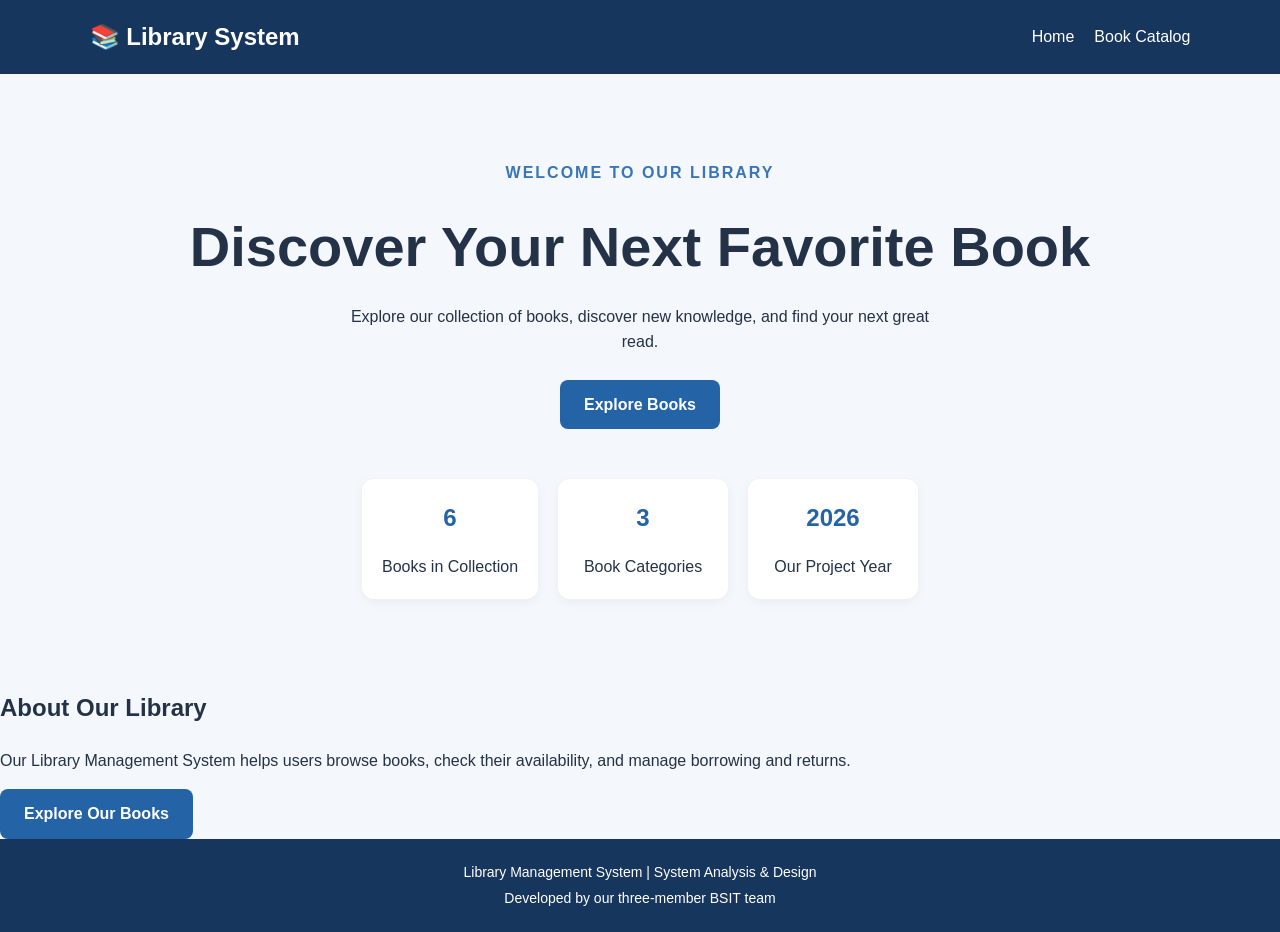
<file: index.html>
<!DOCTYPE html>
<html lang="en">
<head>
    <meta charset="UTF-8">
    <meta name="viewport" content="width=device-width, initial-scale=1.0">
    <title>Library Management System</title>
    <link rel="stylesheet" href="style.css">
</head>
<body>
    <header>
        <h2>📚 Library System</h2>
        <nav>
            <a href="index.html">Home</a>
            <a href="books.html">Book Catalog</a>
        </nav>
    </header>

    <main class="hero">
        <p class="eyebrow">WELCOME TO OUR LIBRARY</p>
        <h1>Discover Your Next Favorite Book</h1>
        <p>
            Explore our collection of books, discover new knowledge,
            and find your next great read.
        </p>
        <a class="button" href="books.html">Explore Books</a>

        <section class="stats">
            <div class="stat-card">
                <h2 id="totalBooks">6</h2>
                <p>Books in Collection</p   >
            </div>
            <div class="stat-card">
                <h2>3</h2>
                <p>Book Categories</p>
            </div>
            <div class="stat-card">
                <h2>2026</h2>
                <p>Our Project Year</p>
            </div>
        </section>
    </main>
    <section class="about-library">
  <h2>About Our Library</h2>
  <p>
    Our Library Management System helps users browse books,
    check their availability, and manage borrowing and returns.
  </p>
  <a href="books.html" class="button">Explore Our Books</a>
</section>

    <footer>
        <p>Library Management System | System Analysis & Design</p>
        <p>Developed by our three-member BSIT team</p>
    </footer>

    <script src="script.js"></script>
</body>
</html>
</file>
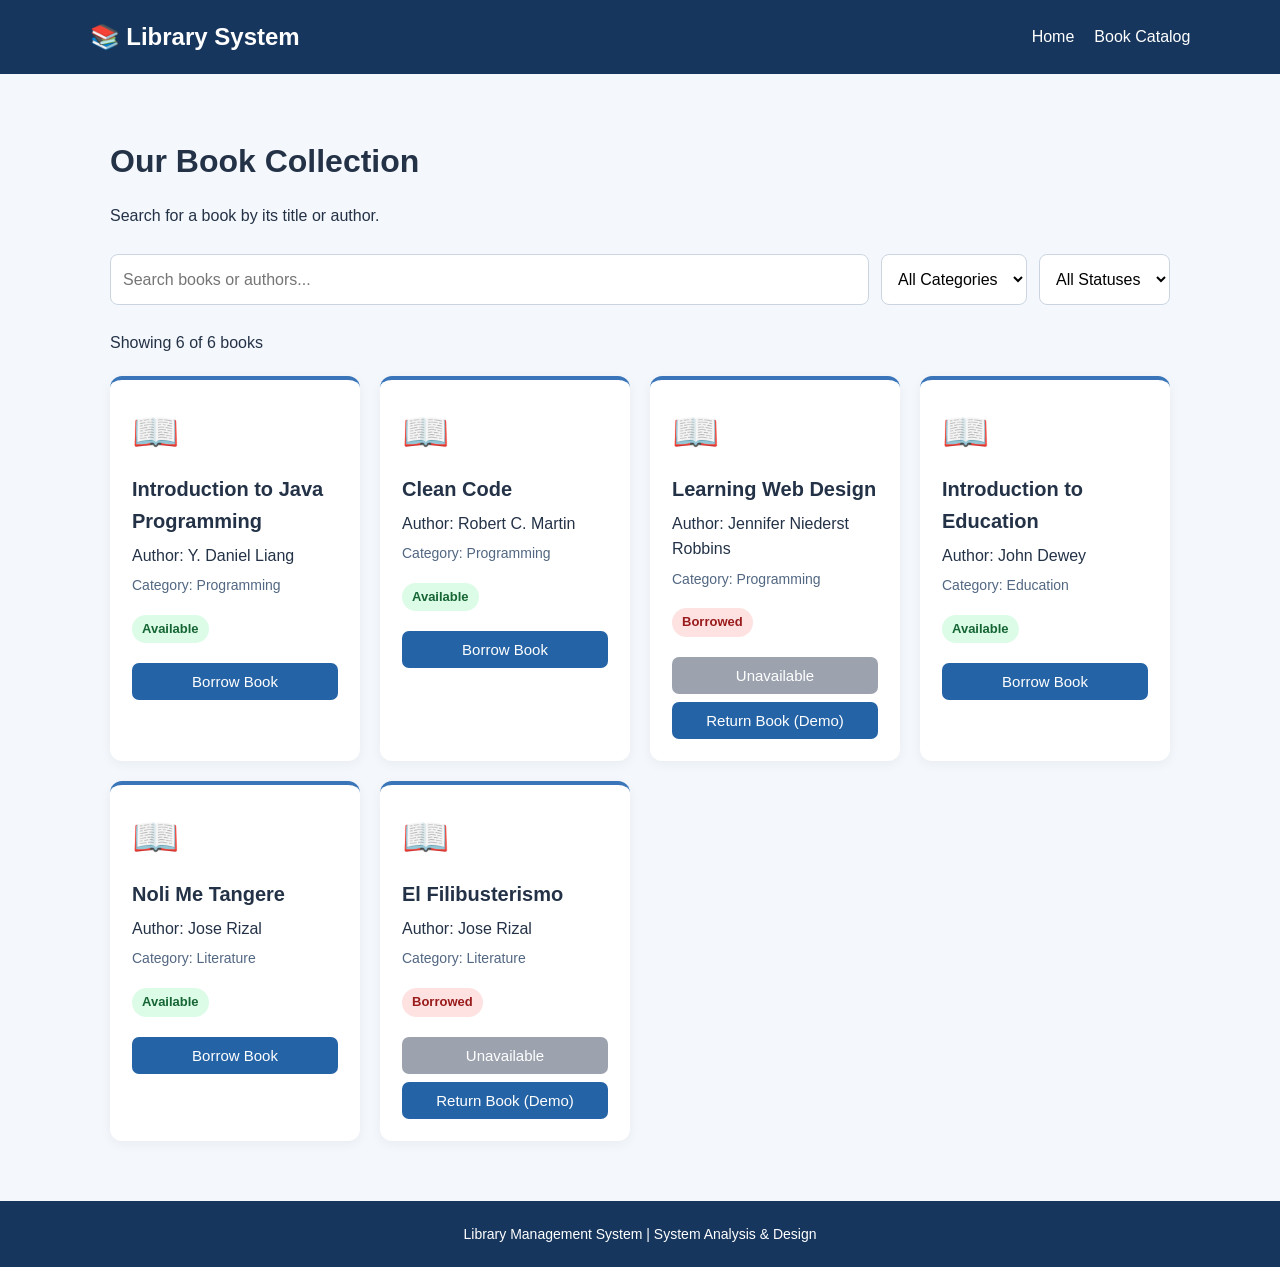
<file: books.html>
<!DOCTYPE html>
<html lang="en">
<head>
    <meta charset="UTF-8">
    <meta name="viewport" content="width=device-width, initial-scale=1.0">
    <title>Book Catalog | Library System</title>
    <link rel="stylesheet" href="style.css">
</head>
<body>
    <header>
        <h2>📚 Library System</h2>
        <nav>
            <a href="index.html">Home</a>
            <a href="books.html">Book Catalog</a>
        </nav>
    </header>

    <main class="catalog">
        <h1>Our Book Collection</h1>
        <p>Search for a book by its title or author.</p>

        <section class="filters">
            <input
                type="text"
                id="searchInput"
                placeholder="Search books or authors..."
                aria-label="Search books or authors"
            >

            <select id="categoryFilter" aria-label="Filter by category">
                <option value="All">All Categories</option>
                <option value="Programming">Programming</option>
                <option value="Education">Education</option>
                <option value="Literature">Literature</option>
            </select>

            <select id="statusFilter" aria-label="Filter by availability">
                <option value="All">All Statuses</option>
                <option value="Available">Available</option>
                <option value="Borrowed">Borrowed</option>
            </select>
        </section>

        <p id="resultCount" aria-live="polite"></p>

        <section id="bookGrid" class="book-grid">
            <!-- JavaScript displays the books here. -->
        </section>
    </main>

    <footer>
        <p>Library Management System | System Analysis & Design</p>
    </footer>

    <script src="script.js"></script>
</body>
</html>
</file>
<file: style.css>
* {
    box-sizing: border-box;
}

body {
    margin: 0;
    font-family: Arial, sans-serif;
    background: #f4f7fb;
    color: #243247;
    line-height: 1.6;
}

header {
    background: #17365d;
    color: white;
    padding: 18px 7%;
    display: flex;
    align-items: center;
    justify-content: space-between;
    flex-wrap: wrap;
    gap: 12px;
}

header h2 {
    margin: 0;
}

nav {
    display: flex;
    gap: 20px;
}

nav a {
    color: white;
    text-decoration: none;
}

nav a:hover {
    text-decoration: underline;
}

.hero {
    text-align: center;
    padding: 70px 7%;
    min-height: 65vh;
}

.eyebrow {
    color: #3975b8;
    font-weight: bold;
    letter-spacing: 2px;
}

.hero h1 {
    font-size: clamp(2rem, 5vw, 3.5rem);
    margin: 12px 0;
}

.hero > p:not(.eyebrow) {
    max-width: 600px;
    margin: 0 auto 25px;
}

.button {
    display: inline-block;
    background: #2463a6;
    color: white;
    padding: 12px 24px;
    border-radius: 8px;
    text-decoration: none;
    font-weight: bold;
}

.button:hover {
    background: #17365d;
}

.stats {
    display: flex;
    justify-content: center;
    gap: 20px;
    flex-wrap: wrap;
    margin-top: 50px;
}

.stat-card {
    background: white;
    padding: 20px;
    border-radius: 12px;
    min-width: 170px;
    box-shadow: 0 3px 12px #0000000d;
}

.stat-card h2 {
    color: #2463a6;
    margin: 0;
}

.stat-card p {
    margin-bottom: 0;
}

.catalog {
    max-width: 1100px;
    margin: auto;
    padding: 40px 20px 60px;
}

.catalog > h1 {
    margin-bottom: 0;
}

.filters {
    display: flex;
    gap: 12px;
    margin: 25px 0;
    flex-wrap: wrap;
}

input,
select {
    padding: 12px;
    border: 1px solid #cbd5e1;
    border-radius: 8px;
    background: white;
    font: inherit;
}

input {
    flex: 1;
    min-width: 220px;
}

.book-grid {
    display: grid;
    grid-template-columns: repeat(auto-fit, minmax(220px, 1fr));
    gap: 20px;
    margin-top: 20px;
}

.book-card {
    background: white;
    padding: 22px;
    border-radius: 12px;
    box-shadow: 0 3px 12px #0000000d;
    border-top: 4px solid #3975b8;
}

.book-icon {
    font-size: 38px;
}

.book-card h2 {
    font-size: 20px;
    margin: 10px 0 4px;
}

.book-card p {
    margin: 6px 0;
}

.category {
    color: #526782;
    font-size: 14px;
}

.status {
    display: inline-block;
    margin: 12px 0;
    padding: 4px 10px;
    border-radius: 20px;
    font-size: 13px;
    font-weight: bold;
}

.available {
    background: #dcfce7;
    color: #166534;
}

.borrowed {
    background: #fee2e2;
    color: #991b1b;
}

.book-card button {
    display: block;
    width: 100%;
    padding: 10px;
    margin-top: 8px;
    border: none;
    border-radius: 7px;
    background: #2463a6;
    color: white;
    font-size: 15px;
    cursor: pointer;
}

.book-card button:hover {
    background: #17365d;
}

.book-card button:disabled {
    background: #9ca3af;
    cursor: not-allowed;
}

.empty-message {
    grid-column: 1 / -1;
    padding: 25px;
    text-align: center;
    background: white;
    border-radius: 10px;
}

footer {
    background: #17365d;
    color: white;
    text-align: center;
    padding: 18px;
    font-size: 14px;
}

footer p {
    margin: 4px;
}

@media (max-width: 600px) {
    header {
        flex-direction: column;
    }

    nav {
        gap: 15px;
    }

    .hero {
        padding: 45px 20px;
    }

    .filters {
        flex-direction: column;
    }

    input,
    select {
        width: 100%;
    }
}
</file>
